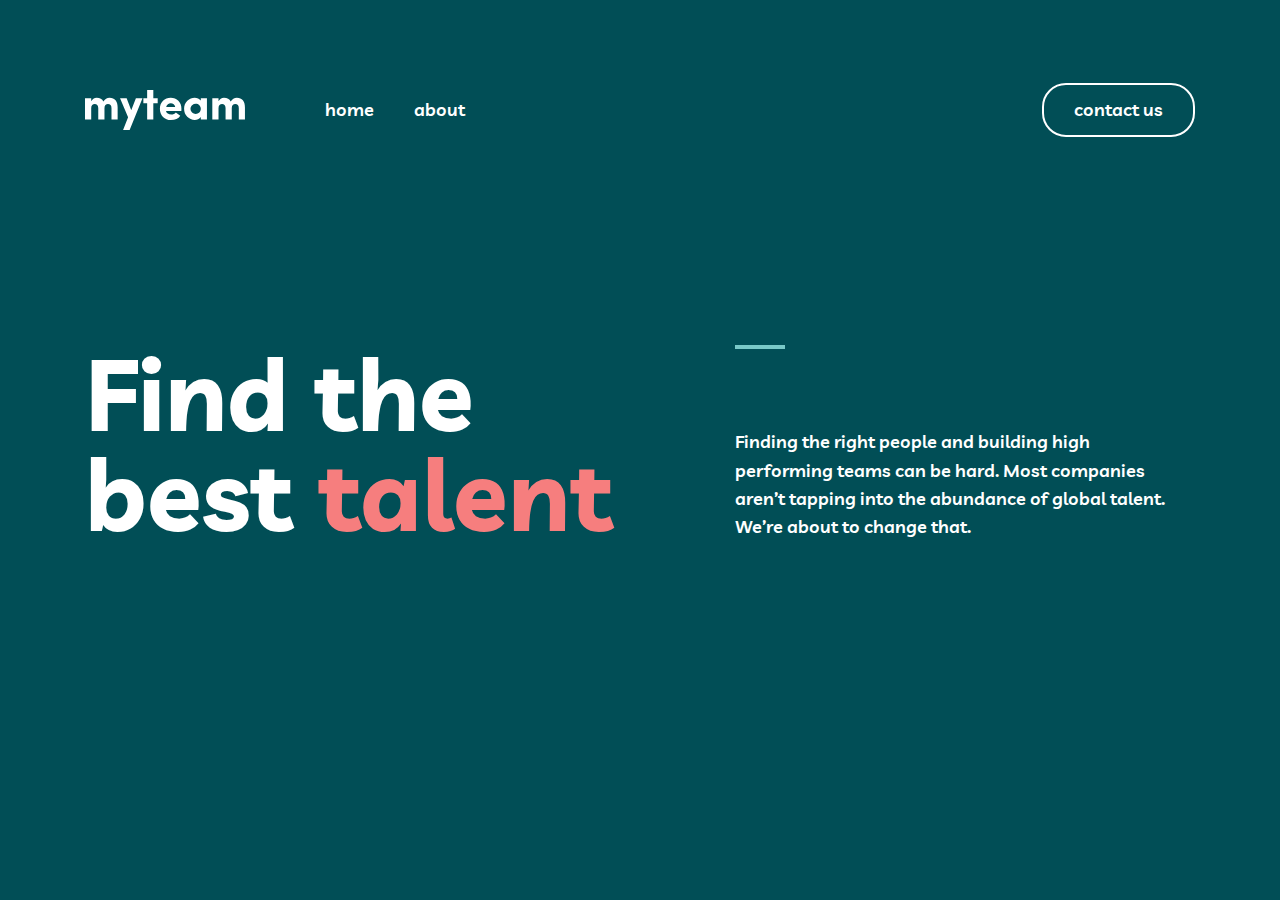
<file: index.html>
<!DOCTYPE html>
<html lang="en">
<head>
    <meta charset="UTF-8">
    <meta http-equiv="X-UA-Compatible" content="IE=edge">
    <meta name="viewport" content="width=device-width, initial-scale=1.0">
    <link rel="stylesheet" href="css/main.css">
    <title>my team</title>
</head>
<body>
    <header class="site-header" >
        <div class="container">
            <div class="site-header__inner">
                <a class="logo"  href="index.html">
                    <img src="images/logo-img.svg" alt="site logo"> 
                </a>
                <nav class="nav" >
                    <ul class="nav__list" >
                        <li class="nav__item " >
                            <a class="nav__link" href="#">home</a>
                        </li>
                        <li  class="nav__list">
                            <a class="nav__link active " href="#">about</a>
                        </li>
                    </ul>
                </nav>
                <a class="nav__button" href="#">contact us</a>
                <button class="burger-btn">&#9776</button>
            </div>
        </div>
    </header>
    <main class="site-main" >
        <section class="site-main__top" >
            <div class="container">
                <div class="site-main__inner main-top-inner">
                    <h1 class="main-top__title" >Find the best <span class="main-inner__span" >talent</span></h1>
                    <div class="main-top__content">
                        <span class="main-top__line" ></span>
                        <p class="main-top__text" >Finding the right people and building high performing teams can be hard. Most companies aren’t tapping into the abundance of global talent. We’re about to change that.</p>
                    </div>
                </div>
            </div>
        </section>
    </main>
</body>
</html>
</file>
<file: css/main.css>
@font-face {
  font-family: "Livvic";
  font-style: normal;
  font-weight: 600;
  src: local(""), url("../fonts/livvic-v13-latin-600.woff2") format("woff2"), url("../fonts/livvic-v13-latin-600.woff") format("woff");
}
@font-face {
  font-family: "Livvic";
  font-style: normal;
  font-weight: 700;
  src: local(""), url("../fonts/livvic-v13-latin-700.woff2") format("woff2"), url("../fonts/livvic-v13-latin-700.woff") format("woff");
}
/*! normalize.css v8.0.1 | MIT License | github.com/necolas/normalize.css */
/* Document
   ========================================================================== */
/**
 * 1. Correct the line height in all browsers.
 * 2. Prevent adjustments of font size after orientation changes in iOS.
 */
html {
  line-height: 1.15; /* 1 */
  -webkit-text-size-adjust: 100%; /* 2 */
}

/* Sections
   ========================================================================== */
/**
 * Remove the margin in all browsers.
 */
body {
  margin: 0;
}

/**
 * Render the `main` element consistently in IE.
 */
main {
  display: block;
}

/**
 * Correct the font size and margin on `h1` elements within `section` and
 * `article` contexts in Chrome, Firefox, and Safari.
 */
h1 {
  font-size: 2em;
  margin: 0.67em 0;
}

/* Grouping content
   ========================================================================== */
/**
 * 1. Add the correct box sizing in Firefox.
 * 2. Show the overflow in Edge and IE.
 */
hr {
  box-sizing: content-box; /* 1 */
  height: 0; /* 1 */
  overflow: visible; /* 2 */
}

/**
 * 1. Correct the inheritance and scaling of font size in all browsers.
 * 2. Correct the odd `em` font sizing in all browsers.
 */
pre {
  font-family: monospace, monospace; /* 1 */
  font-size: 1em; /* 2 */
}

/* Text-level semantics
   ========================================================================== */
/**
 * Remove the gray background on active links in IE 10.
 */
a {
  background-color: transparent;
}

/**
 * 1. Remove the bottom border in Chrome 57-
 * 2. Add the correct text decoration in Chrome, Edge, IE, Opera, and Safari.
 */
abbr[title] {
  border-bottom: none; /* 1 */
  text-decoration: underline; /* 2 */
  -webkit-text-decoration: underline dotted;
          text-decoration: underline dotted; /* 2 */
}

/**
 * Add the correct font weight in Chrome, Edge, and Safari.
 */
b,
strong {
  font-weight: bolder;
}

/**
 * 1. Correct the inheritance and scaling of font size in all browsers.
 * 2. Correct the odd `em` font sizing in all browsers.
 */
code,
kbd,
samp {
  font-family: monospace, monospace; /* 1 */
  font-size: 1em; /* 2 */
}

/**
 * Add the correct font size in all browsers.
 */
small {
  font-size: 80%;
}

/**
 * Prevent `sub` and `sup` elements from affecting the line height in
 * all browsers.
 */
sub,
sup {
  font-size: 75%;
  line-height: 0;
  position: relative;
  vertical-align: baseline;
}

sub {
  bottom: -0.25em;
}

sup {
  top: -0.5em;
}

/* Embedded content
   ========================================================================== */
/**
 * Remove the border on images inside links in IE 10.
 */
img {
  border-style: none;
}

/* Forms
   ========================================================================== */
/**
 * 1. Change the font styles in all browsers.
 * 2. Remove the margin in Firefox and Safari.
 */
button,
input,
optgroup,
select,
textarea {
  font-family: inherit; /* 1 */
  font-size: 100%; /* 1 */
  line-height: 1.15; /* 1 */
  margin: 0; /* 2 */
}

/**
 * Show the overflow in IE.
 * 1. Show the overflow in Edge.
 */
button,
input { /* 1 */
  overflow: visible;
}

/**
 * Remove the inheritance of text transform in Edge, Firefox, and IE.
 * 1. Remove the inheritance of text transform in Firefox.
 */
button,
select { /* 1 */
  text-transform: none;
}

/**
 * Correct the inability to style clickable types in iOS and Safari.
 */
button,
[type=button],
[type=reset],
[type=submit] {
  -webkit-appearance: button;
}

/**
 * Remove the inner border and padding in Firefox.
 */
button::-moz-focus-inner,
[type=button]::-moz-focus-inner,
[type=reset]::-moz-focus-inner,
[type=submit]::-moz-focus-inner {
  border-style: none;
  padding: 0;
}

/**
 * Restore the focus styles unset by the previous rule.
 */
button:-moz-focusring,
[type=button]:-moz-focusring,
[type=reset]:-moz-focusring,
[type=submit]:-moz-focusring {
  outline: 1px dotted ButtonText;
}

/**
 * Correct the padding in Firefox.
 */
fieldset {
  padding: 0.35em 0.75em 0.625em;
}

/**
 * 1. Correct the text wrapping in Edge and IE.
 * 2. Correct the color inheritance from `fieldset` elements in IE.
 * 3. Remove the padding so developers are not caught out when they zero out
 *    `fieldset` elements in all browsers.
 */
legend {
  box-sizing: border-box; /* 1 */
  color: inherit; /* 2 */
  display: table; /* 1 */
  max-width: 100%; /* 1 */
  padding: 0; /* 3 */
  white-space: normal; /* 1 */
}

/**
 * Add the correct vertical alignment in Chrome, Firefox, and Opera.
 */
progress {
  vertical-align: baseline;
}

/**
 * Remove the default vertical scrollbar in IE 10+.
 */
textarea {
  overflow: auto;
}

/**
 * 1. Add the correct box sizing in IE 10.
 * 2. Remove the padding in IE 10.
 */
[type=checkbox],
[type=radio] {
  box-sizing: border-box; /* 1 */
  padding: 0; /* 2 */
}

/**
 * Correct the cursor style of increment and decrement buttons in Chrome.
 */
[type=number]::-webkit-inner-spin-button,
[type=number]::-webkit-outer-spin-button {
  height: auto;
}

/**
 * 1. Correct the odd appearance in Chrome and Safari.
 * 2. Correct the outline style in Safari.
 */
[type=search] {
  -webkit-appearance: textfield; /* 1 */
  outline-offset: -2px; /* 2 */
}

/**
 * Remove the inner padding in Chrome and Safari on macOS.
 */
[type=search]::-webkit-search-decoration {
  -webkit-appearance: none;
}

/**
 * 1. Correct the inability to style clickable types in iOS and Safari.
 * 2. Change font properties to `inherit` in Safari.
 */
::-webkit-file-upload-button {
  -webkit-appearance: button; /* 1 */
  font: inherit; /* 2 */
}

/* Interactive
   ========================================================================== */
/*
 * Add the correct display in Edge, IE 10+, and Firefox.
 */
details {
  display: block;
}

/*
 * Add the correct display in all browsers.
 */
summary {
  display: list-item;
}

/* Misc
   ========================================================================== */
/**
 * Add the correct display in IE 10+.
 */
template {
  display: none;
}

/**
 * Add the correct display in IE 10.
 */
[hidden] {
  display: none;
}

html {
  scroll-behavior: smooth;
  height: 100%;
}

*, *::after, *::before {
  box-sizing: border-box;
  margin: 0;
  padding: 0;
}

body {
  display: flex;
  flex-direction: column;
  height: 100%;
  margin: 0;
  font-family: "Livvic";
  background-color: #014E56;
}

img {
  vertical-align: middle;
  -o-object-fit: cover;
     object-fit: cover;
  max-width: 100%;
  height: auto;
}

main {
  flex-grow: 1;
}

.visually-hidden {
  position: absolute !important;
  clip: rect(1px 1px 1px 1px); /* IE6, IE7 */
  clip: rect(1px, 1px, 1px, 1px);
  padding: 0 !important;
  border: 0 !important;
  height: 1px !important;
  width: 1px !important;
  overflow: hidden;
}

.container {
  width: 100%;
  max-width: 1150px;
  margin: 0 auto;
  padding: 0 20px;
}

@media only screen and (max-widh: 768px) {
  .container {
    width: 100%;
    max-width: 689px;
    margin: 0 auto;
    padding: 0 20px;
  }
}
.site-header {
  padding: 83px 0 139px 0;
}

.site-header__inner {
  display: flex;
  align-items: center;
}

.logo {
  margin-right: 80px;
}

.nav {
  display: flex;
  margin-right: auto;
}

.header__logo {
  margin-right: 80px;
}

.nav__list {
  list-style-type: none;
  display: flex;
  margin-right: auto;
}

.nav__link {
  text-decoration: none;
  font-weight: 600;
  font-size: 18px;
  line-height: 156%;
  color: #FFFFFF;
  margin-right: 40px;
}

.nav__link:active {
  color: #F67E7E;
}

.active {
  margin: 0;
}

.nav__button {
  display: inline-block;
  width: 153px;
  padding: 11px;
  text-decoration: none;
  text-align: center;
  font-weight: 600;
  font-size: 18px;
  line-height: 156%;
  color: #FFFFFF;
  border: 2px solid #FFFFFF;
  border-radius: 24px;
}

.nav__button:active {
  color: #002529;
  background: #FFFFFF;
  border: 2px solid #FFFFFF;
  border-radius: 24px;
}

.burger-btn {
  display: none;
  margin-left: auto;
  background: none;
  border: none;
  font-size: 30px;
  color: #fff;
}

@media only screen and (max-width: 567px) {
  .nav {
    display: none;
  }
  .nav__button {
    display: none;
  }
  .nav__list {
    flex-direction: column;
  }
  .burger-btn {
    display: inline-block;
  }
}
.site-main {
  margin-bottom: 25px;
}

.site-main__inner {
  display: flex;
  align-items: center;
}

.main-top__title {
  width: 100%;
  max-width: 620px;
  font-weight: 700;
  font-size: 100px;
  line-height: 100%;
  color: #FFFFFF;
}

.main-inner__span {
  color: #F67E7E;
}

.main-top__content {
  width: 100%;
  max-width: 445px;
  margin-left: 30px;
}

.main-top__line {
  width: 50px;
  height: 4px;
  display: block;
  background: #79C8C7;
  margin-bottom: 79px;
}

.main-top__text {
  font-weight: 600;
  font-size: 18px;
  line-height: 156%;
  color: #FFFFFF;
}

@media only screen and (max-width: 768px) {
  .site-main__inner {
    flex-direction: column;
    text-align: center;
  }
  .main-top__content {
    max-width: 100%;
  }
  .main-top__title {
    width: 100%;
    max-width: 100%;
    font-weight: 700;
    font-size: 64px;
    line-height: 88%;
    text-align: center;
    color: #FFFFFF;
  }
  .main-top__line {
    display: none;
  }
  .main-top__text {
    font-weight: 600;
    font-size: 15px;
    line-height: 187%;
    text-align: center;
    color: #FFFFFF;
  }
}
@media only screen and (max-width: 576px) {
  .main-top__title {
    font-weight: 700;
    font-size: 40px;
    line-height: 100%;
  }
  .main-top__text {
    font-weight: 600;
    font-size: 15px;
    line-height: 187%;
    text-align: center;
    color: #FFFFFF;
  }
}/*# sourceMappingURL=main.css.map */
</file>
